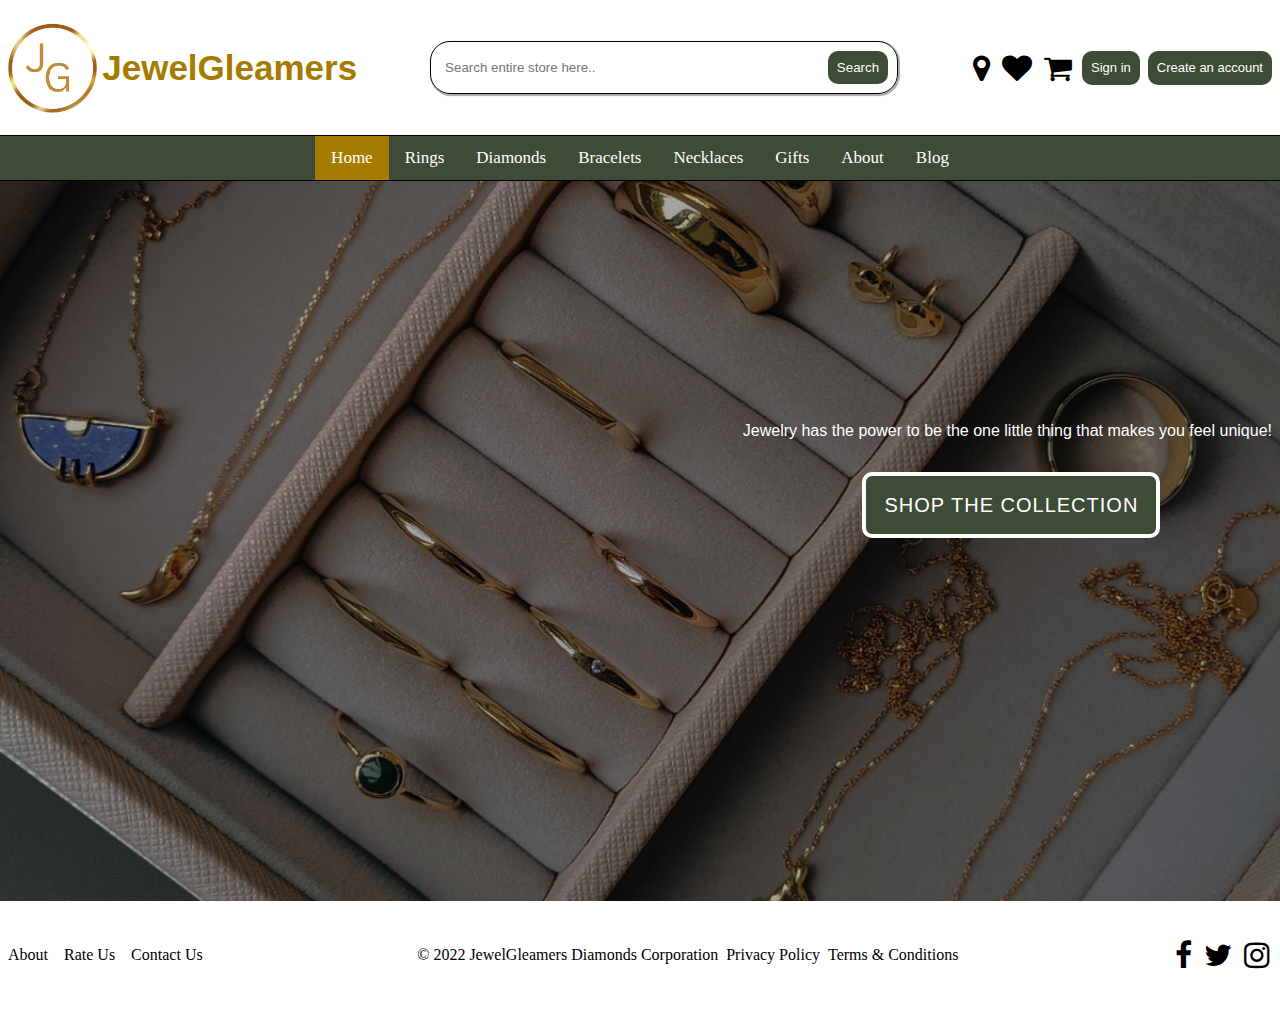
<file: index.html>
<!DOCTYPE html>
<html lang="fr">

<head>
    <title>JewelGleamers</title>
    <meta charset="utf-8">
    <meta name="description" content="The homepage for JewelGleamers">
    <!--Social Media Icons -->
    <link rel="stylesheet" href="https://cdnjs.cloudflare.com/ajax/libs/font-awesome/4.7.0/css/font-awesome.min.css">
    <!--Linking the styling sheets-->
    <script src = "https://code.jquery.com/jquery-3.6.0.min.js"></script>
    <script src = "js/script.js"></script>
    <link rel="stylesheet" href="css/global.css">
    <link rel="stylesheet" href="css/home.css">
</head>

<!-- All the images used in the design are taken from Amazon, Ana Luisa websites -->

<body>
    <header class="header">
        <!-- Header of the page -->
        <div class="header-title">
            <!-- Adding the logo to the page -->
            <img class="logo" src="images/logo.png" alt="Logo">
            <h1 class="header-website">JewelGleamers</h1>
        </div>
        <div class="header-search-bar">
            <!-- form input text to search the store -->
            <form action="search-result.html" method="GET">
                <input class="search-bar" type="text" placeholder="Search entire store here.." name = "search-input">
                <button class="submit">Search</button>
            </form>
        </div>
        <div class="header-icons">
            <!-- Header icons representing locations, wishlist, shopping cart and signin/login -->
            <i class="fa fa-map-marker" aria-hidden="true"></i>
            <i class="fa fa-heart" aria-hidden="true"></i>
            <i class="fa fa-shopping-cart" aria-hidden="true"></i>
            <a class="sign-in" href="./alternate.html">Sign in</a>
            <button class="create-account">Create an account</button>
        </div>
    </header>
    <div class="main-content">
        <!-- Main content of the page -->
        <div class="top-navigation">
            <!-- Navigation bar to search the various types of jewelry -->
            <a class="active" href="./index.html">Home</a>
            <a href="./category.html">Rings</a>
            <a href="#diamonds">Diamonds</a>
            <a href="#bracelets">Bracelets</a>
            <a href="#necklaces">Necklaces</a>
            <a href="#gifts">Gifts</a>
            <a href="#about">About</a>
            <a href="./blog.html">Blog</a>
        </div>
        <div class="hero-text-button">
            <div class="hero-text">
                <p class="title-text">Jewelry has the power to be the one little thing that makes you feel unique!</p>
                <div class="hero-buttons">
                    <!-- Shop the collection that defaults to the Rings category page -->
                    <a class="hero-button" href="./category.html">Shop the Collection</a>
                </div>
            </div>
        </div>
    </div>
    <footer class="footer">
        <!-- Footer of the page -->
        <div class="footer-nav">
            <!-- About us, Rate us and Contact us -->
            <a href="index.html">About</a>
            <a href="index.html">Rate Us</a>
            <a href=" index.html">Contact Us</a>
        </div>
        <div class="copyrights">
            <!-- Copyrights, privacy and terms, conditions -->
            <a>© 2022 JewelGleamers Diamonds Corporation</a>
            <a href="index.html"> Privacy Policy </a>
            <a href="index.html">Terms & Conditions</a>
        </div>
        <div class="footer-icons">
            <!-- Footer social media icons -->
            <a href="https://www.facebook.com/" class="fa fa-facebook"></a>
            <a href="https://www.twitter.com/" class="fa fa-twitter"></a>
            <a href="https://www.instagram.com/" class="fa fa-instagram"></a>
        </div>
    </footer>
</body>

</html>
</file>
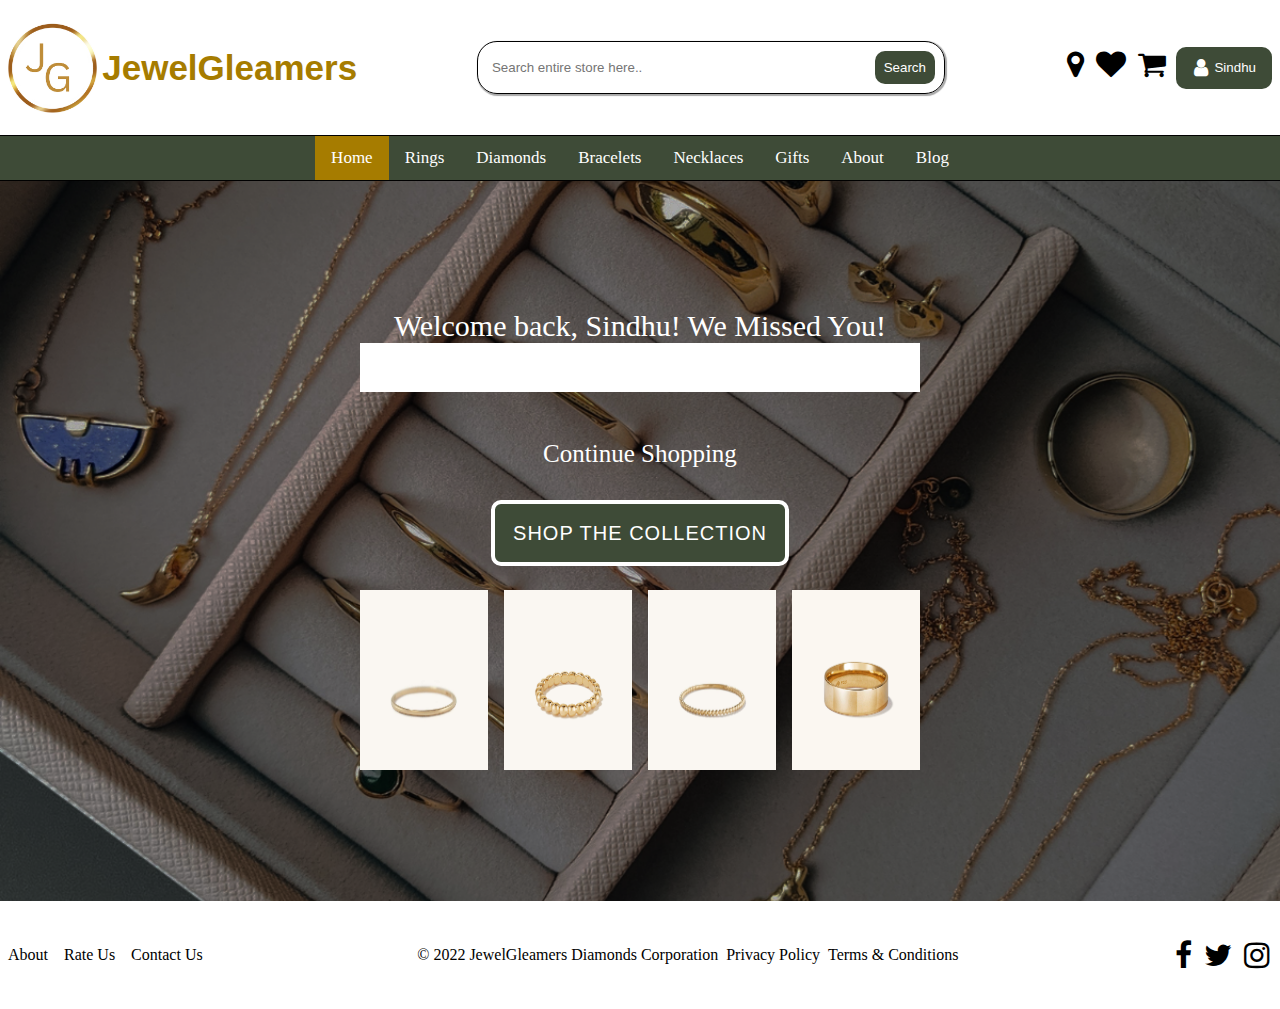
<file: alternate.html>
<!DOCTYPE html>
<html lang="fr">

<head>
    <title>JewelGleamers</title>
    <meta charset="utf-8">
    <meta name="description" content="The homepage for JewelGleamers">
    <!--Social Media Icons -->
    <link rel="stylesheet" href="https://cdnjs.cloudflare.com/ajax/libs/font-awesome/4.7.0/css/font-awesome.min.css">
    <!--Linking the styling sheets-->
    <link rel="stylesheet" href="css/global.css">
    <link rel="stylesheet" href="css/index.css">
    <link rel="stylesheet" href="css/alternate.css">
</head>

<!-- All the images used in the design are taken from Amazon, Ana Luisa websites -->

<body>
    <header class="header">
        <!-- Header of the page -->
        <div class="header-title">
            <!-- Adding the logo to the page -->
            <img class="logo" src="images/logo.png" alt="Logo">
            <h1 class="header-website">JewelGleamers</h1>
        </div>
        <div class="header-search-bar">
            <!-- form input text to search the store -->
            <form action="search-result.html" method="GET">
                <input class="search-bar" type="text" placeholder="Search entire store here.." name="search-input">
                <button class="submit">Search</button>
            </form>
        </div>
        <div class="header-icons">
            <!-- Header icons representing locations, wishlist, shopping cart and signin/login -->
            <i class="fa fa-map-marker" aria-hidden="true"></i>
            <i class="fa fa-heart" aria-hidden="true"></i>
            <i class="fa fa-shopping-cart" aria-hidden="true"></i>
            <button class="signed-in"><i class="fa fa-user" aria-hidden="true"></i>Sindhu</button>
        </div>
    </header>
    <div class="main-content">
        <!-- Main content of the page -->
        <div class="top-navigation">
            <!-- Navigation bar to search the various types of jewelry -->
            <a class="active" href="./alternate.html">Home</a>
            <a href="./category.html">Rings</a>
            <a href="#diamonds">Diamonds</a>
            <a href="#bracelets">Bracelets</a>
            <a href="#necklaces">Necklaces</a>
            <a href="#gifts">Gifts</a>
            <a href="#about">About</a>
            <a href="./blog.html">Blog</a>
        </div>
        <div class="hero-text-button">
            <div class="hero-text">
                <div class="login-text">
                    <div class="purchase-container">
                        <!-- Welcome back user when logged in -->
                        <div>
                            <a class="welcome-back">Welcome back, Sindhu! We Missed You!</a>
                        </div>
                        <!-- Shows recent purchase history if user had some purchases earlier -->
                        <div>
                            <a class="purchase">Your Recent Purchase History > </a>
                        </div>
                    </div>
                </div>
                <div class="continue-website">
                    <!-- Continue Shopping -->
                    <div class="continue">Continue Shopping</div>
                    <div class="hero-buttons">
                        <!-- Shop the collection that defaults to the Rings category page -->
                        <a class="hero-button" href="./category.html">Shop the Collection</a>
                    </div>
                    <div class="continue-images">
                        <!-- Continue shopping images showing some collection from previous history -->
                        <a href="./item.html"><img class="ring-image" src="./images/ring1.jpeg" alt="Ring 1"></a>
                        <a href="./item.html"><img class="ring-image" src="./images/ring2.jpeg" alt="Ring 1"></a>
                        <a href="./item.html"><img class="ring-image" src="./images/ring3.jpeg" alt="Ring 1"></a>
                        <a href="./item.html"><img class="ring-image" src="./images/ring4.jpeg" alt="Ring 1"></a>
                    </div>
                </div>
            </div>
        </div>
    </div>
    <footer class="footer">
        <!-- Footer of the page -->
        <div class="footer-nav">
            <!-- About us, Rate us and Contact us -->
            <a href="index.html">About</a>
            <a href="index.html">Rate Us</a>
            <a href=" index.html">Contact Us</a>
        </div>
        <div class="copyrights">
            <!-- Copyrights, privacy and terms, conditions -->
            <a>© 2022 JewelGleamers Diamonds Corporation</a>
            <a href="index.html"> Privacy Policy </a>
            <a href="index.html">Terms & Conditions</a>
        </div>
        <div class="footer-icons">
            <!-- Footer social media icons -->
            <a href="https://www.facebook.com/" class="fa fa-facebook"></a>
            <a href="https://www.twitter.com/" class="fa fa-twitter"></a>
            <a href="https://www.instagram.com/" class="fa fa-instagram"></a>
        </div>
    </footer>
</body>

</html>
</file>
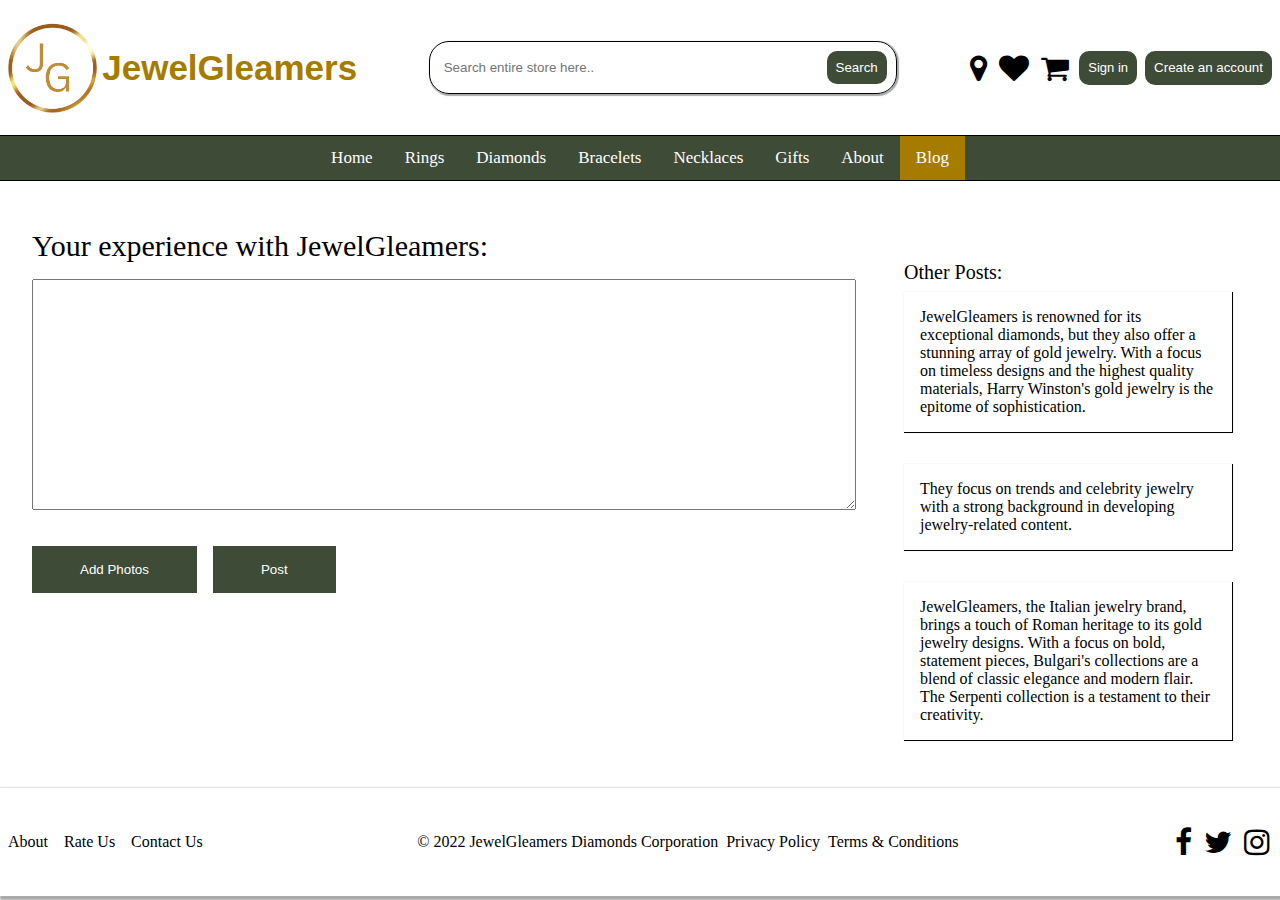
<file: blog.html>
<!DOCTYPE html>
<html lang="fr">

<head>
    <title>JewelGleamers</title>
    <meta charset="utf-8">
    <meta name="description" content="The homepage for JewelGleamers">
    <!--Social Media Icons -->
    <link rel="stylesheet" href="https://cdnjs.cloudflare.com/ajax/libs/font-awesome/4.7.0/css/font-awesome.min.css">
    <!--Linking the styling sheets-->
    <link rel="stylesheet" href="css/global.css">
    <link rel="stylesheet" href="css/home.css">
    <link rel="stylesheet" href="css/blog.css">
</head>

<!-- All the images used in the design are taken from Amazon, Ana Luisa websites -->

<body>
    <header class="header">
        <!-- Header of the page -->
        <div class="header-title">
            <!-- Adding the logo to the page -->
            <img class="logo" src="images/logo.png" alt="Logo">
            <h1 class="header-website">JewelGleamers</h1>
        </div>
        <div class="header-search-bar">
            <!-- form input text to search the store -->
            <form>
                <input class="search-bar" type="text" placeholder="Search entire store here..">
                <button class="submit">Search</button>
            </form>
        </div>
        <div class="header-icons">
            <!-- Header icons representing locations, wishlist, shopping cart and signin/login -->
            <i class="fa fa-map-marker" aria-hidden="true"></i>
            <i class="fa fa-heart" aria-hidden="true"></i>
            <i class="fa fa-shopping-cart" aria-hidden="true"></i>
            <a class="sign-in" href="./alternate.html">Sign in</a>
            <button>Create an account</button>
        </div>
    </header>
    <div class="main-content">
        <!-- Navigation bar to search the various types of jewelry -->
        <div class="top-navigation">
            <a href="./home.html">Home</a>
            <a href="./category.html">Rings</a>
            <a href="#diamonds">Diamonds</a>
            <a href="#bracelets">Bracelets</a>
            <a href="#necklaces">Necklaces</a>
            <a href="#gifts">Gifts</a>
            <a href="#about">About</a>
            <a class="active" href="./blog.html">Blog</a>
        </div>
        <div class="blog-post">
            <!-- Experience with the website so far -->
            <div class="blog-post-review">
                <div class="review-post">
                    <div class="review-website-name"><label for="websitereview">Your experience with
                            JewelGleamers:</label>
                    </div>
                    <!-- Review Text area -->
                    <div><textarea id="websitereview" name="websitereview" rows="15" cols="100">
                        </textarea></div>
                </div>
                <div class="add-submit">
                    <!-- Add photos and submit buttons -->
                    <button class="add-bag">Add Photos</button>
                    <button class="add-bag">Post</button>
                </div>
            </div>
            <div class="other-posts">
                <!-- Other post details -->
                <div class="other-post-text">Other Posts:</div>
                <div class="post-details">
                    <a class="post">JewelGleamers is renowned for its exceptional diamonds, but they also offer a
                        stunning array of gold jewelry. With a focus on timeless designs and the highest quality
                        materials, Harry Winston's gold jewelry is the epitome of sophistication.</a>
                    <a class="post">They focus on trends and celebrity jewelry with a strong background in developing
                        jewelry-related content.</a>
                    <a class="post">JewelGleamers, the Italian jewelry brand, brings a touch of Roman heritage to its
                        gold
                        jewelry designs. With a focus on bold, statement pieces, Bulgari's collections are a blend of
                        classic elegance and modern flair. The Serpenti collection is a testament to their
                        creativity.</a>
                </div>
            </div>
        </div>
    </div>
    <footer class="footer">
        <!-- Footer of the page -->
        <div class="footer-nav">
            <!-- About us, Rate us and Contact us -->
            <a href="home.html">About</a>
            <a href="home.html">Rate Us</a>
            <a href=" home.html">Contact Us</a>
        </div>
        <div class="copyrights">
            <!-- Copyrights, privacy and terms, conditions -->
            <a>© 2022 JewelGleamers Diamonds Corporation</a>
            <a href="home.html"> Privacy Policy </a>
            <a href="home.html">Terms & Conditions</a>
        </div>
        <div class="footer-icons">
            <!-- Footer social media icons -->
            <a href="https://www.facebook.com/" class="fa fa-facebook"></a>
            <a href="https://www.twitter.com/" class="fa fa-twitter"></a>
            <a href="https://www.instagram.com/" class="fa fa-instagram"></a>
        </div>
    </footer>
</body>

</html>
</file>
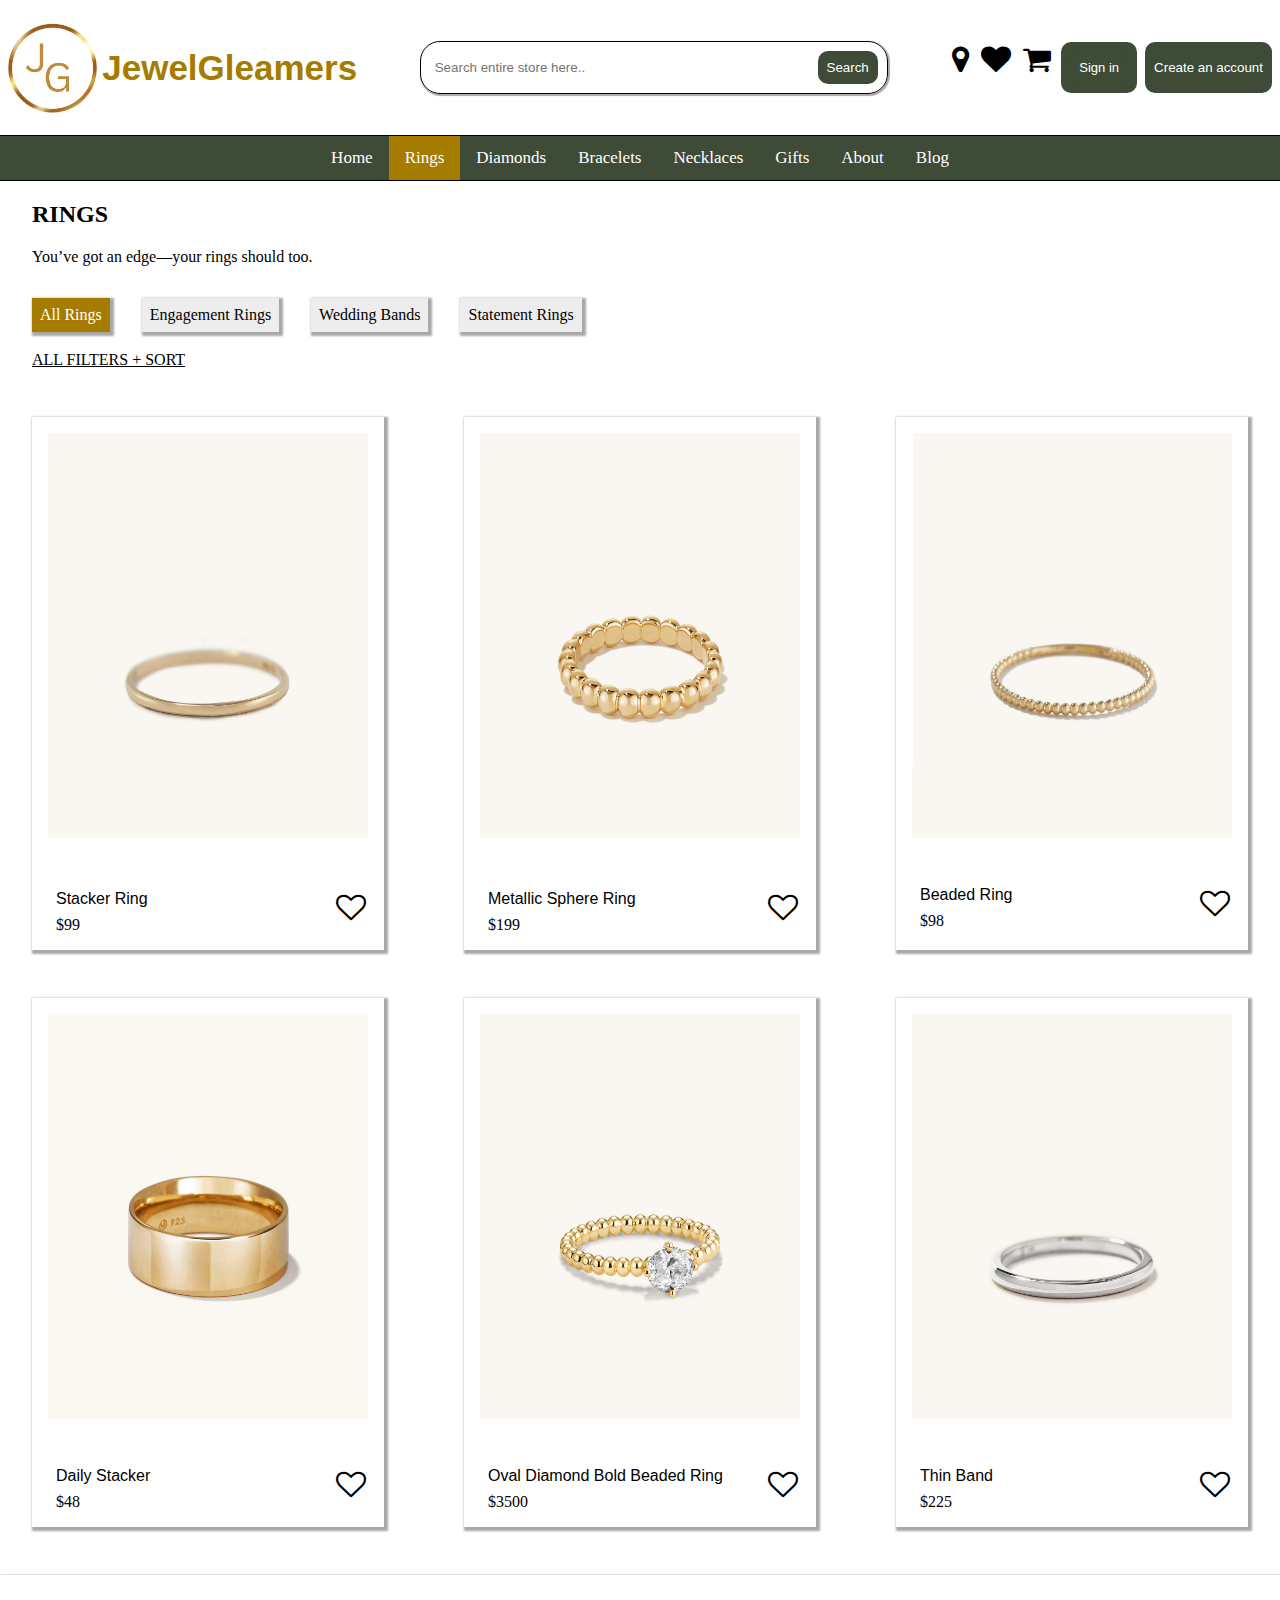
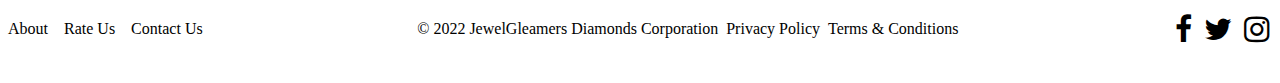
<file: category.html>
<!DOCTYPE html>
<html>

<head>
    <title>JewelGleamers</title>
    <meta charset="utf-8" />
    <meta name="description" content="The homepage for JewelGleamers" />
    <!--Social Media Icons -->
    <link rel="stylesheet" href="https://cdnjs.cloudflare.com/ajax/libs/font-awesome/4.7.0/css/font-awesome.min.css">
    <!--Linking the styling sheets-->
    <link rel="stylesheet" href="css/global.css" />
    <link rel="stylesheet" href="css/home.css" />
    <link rel="stylesheet" href="css/category.css" />
</head>

<!-- All the images used in the design are taken from Amazon, Ana Luisa websites -->

<body>
    <header class="header">
        <!-- Header of the page -->
        <section class="header-title">
            <!-- Adding the logo to the page -->
            <img class="logo" src="images/logo.png" alt="Logo" />
            <h1 class="header-website">JewelGleamers</h1>
        </section>
        <section class="header-search-bar">
            <!-- form input text to search the store -->
            <form>
                <input class="search-bar" type="text" placeholder="Search entire store here.." />
                <button class="submit">Search</button>
            </form>
        </section>
        <section class="header-icons">
            <!-- Header icons representing locations, wishlist, shopping cart and signin/login -->
            <i class="fa fa-map-marker" aria-hidden="true"></i>
            <i class="fa fa-heart" aria-hidden="true"></i>
            <i class="fa fa-shopping-cart" aria-hidden="true"></i>
            <button><a class="sign-in" href="./alternate.html">Sign in</a></button>
            <button>Create an account</button>
        </section>
    </header>
    <section class="main-content">
        <!-- Main content of the page -->
        <div class="top-navigation">
            <!-- Navigation bar to search the various types of jewelry -->
            <a href="./home.html">Home</a>
            <a class="active" href="./category.html">Rings</a>
            <a href="#diamonds">Diamonds</a>
            <a href="#bracelets">Bracelets</a>
            <a href="#necklaces">Necklaces</a>
            <a href="#gifts">Gifts</a>
            <a href="#about">About</a>
            <a href="./blog.html">Blog</a>
        </div>
        <div class="navigation-bar">
            <!-- Category selected -->
            <div class="head-title">
                <h2>RINGS</h2>
            </div>
            <div class="paragraph">You’ve got an edge—your rings should too.</div>
        </div>
        <div class="rings-category">
            <!-- Different types of the product -->
            <a class="active" href="#home">All Rings</a>
            <a href="#home">Engagement Rings</a>
            <a href="#home">Wedding Bands</a>
            <a href="#home">Statement Rings</a>
        </div>
        <div class=" filter">
            <!-- Filter and sort the page based on given criteria -->
            <a href="#home">ALL FILTERS + SORT</a>
        </div>
        <section class="grid-images">
            <!-- Various images of the product, name and price of the product -->
            <div class="image-containers">
                <a href="./item.html"><img class="ring-image" src="./images/ring1.jpeg" alt="Ring 1"></img></a>
                <div class="wishlist-text">
                    <div class="text">
                        <div class="ring-type">Stacker Ring</div>
                        <div>$99</div>
                    </div>
                    <i class="fa fa-heart-o wishlist" aria-hidden="true"></i>
                </div>
            </div>
            <div class="image-containers">
                <div>
                    <img class="ring-image" src="./images/ring2.jpeg" alt="Ring 2">
                </div>
                <div class="wishlist-text">
                    <div class="text">
                        <div class="ring-type">Metallic Sphere Ring</div>
                        <div>$199</div>
                    </div>
                    <i class="fa fa-heart-o wishlist" aria-hidden="true"></i>
                </div>
            </div>
            <div class="image-containers">
                <img class="ring-image" src="./images/ring3.jpeg" alt="Ring 3">
                <div class="wishlist-text">
                    <div class="text">
                        <div class="ring-type">Beaded Ring</div>
                        <div>$98</div>
                    </div>
                    <i class="fa fa-heart-o wishlist" aria-hidden="true"></i>
                </div>
            </div>
            <div class="image-containers">
                <img class="ring-image" src="./images/ring4.jpeg" alt="Ring 4">
                <div class="wishlist-text">
                    <div class="text">
                        <div class="ring-type">Daily Stacker</div>
                        <div>$48</div>
                    </div>
                    <i class="fa fa-heart-o wishlist" aria-hidden="true"></i>
                </div>
            </div>
            <div class="image-containers">
                <img class="ring-image" src="./images/ring5.jpeg" alt="Ring 5">
                <div class="wishlist-text">
                    <div class="text">
                        <div class="ring-type">Oval Diamond Bold Beaded Ring</div>
                        <div>$3500</div>
                    </div>
                    <i class="fa fa-heart-o wishlist" aria-hidden="true"></i>
                </div>
            </div>
            <div class="image-containers">
                <img class="ring-image" src="./images/ring6.jpeg" alt="Ring 6">
                <div class="wishlist-text">
                    <div class="text">
                        <div class="ring-type">Thin Band</div>
                        <div>$225</div>
                    </div>
                    <i class="fa fa-heart-o wishlist" aria-hidden="true"></i>
                </div>
            </div>
        </section>
    </section>
    <footer class="footer">
        <!-- Footer of the page -->
        <section class="footer-nav">
            <!-- About us, Rate us and Contact us -->
            <a href="home.html">About</a>
            <a href="home.html">Rate Us</a>
            <a href=" home.html">Contact Us</a>
        </section>
        <section class="copyrights">
            <!-- Copyrights, privacy and terms, conditions -->
            <a>© 2022 JewelGleamers Diamonds Corporation</a>
            <a href="home.html"> Privacy Policy </a>
            <a href="home.html">Terms & Conditions</a>
        </section>
        <section class="footer-icons">
            <!-- Footer social media icons -->
            <a href="https://www.facebook.com/" class="fa fa-facebook"></a>
            <a href="https://www.twitter.com/" class="fa fa-twitter"></a>
            <a href="https://www.instagram.com/" class="fa fa-instagram"></a>
        </section>
    </footer>
</body>

</html>
</file>
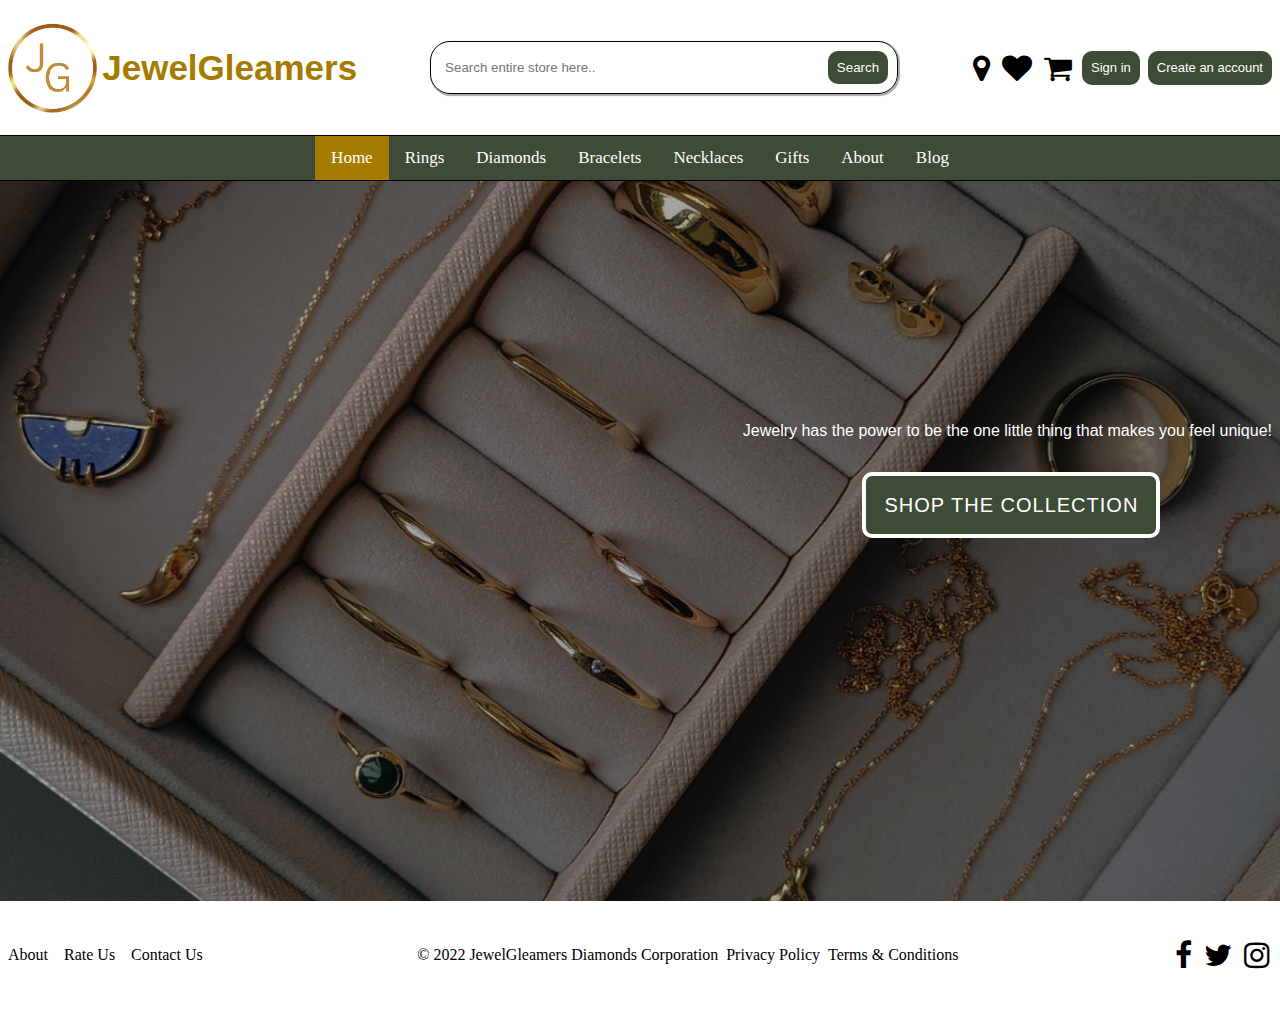
<file: home.html>
<!DOCTYPE html>
<html lang="fr">

<head>
    <title>JewelGleamers</title>
    <meta charset="utf-8">
    <meta name="description" content="The homepage for JewelGleamers">
    <!--Social Media Icons -->
    <link rel="stylesheet" href="https://cdnjs.cloudflare.com/ajax/libs/font-awesome/4.7.0/css/font-awesome.min.css">
    <!--Linking the styling sheets-->
    <script src = "https://code.jquery.com/jquery-3.6.0.min.js"></script>
    <script src = "js/script.js"></script>
    <link rel="stylesheet" href="css/global.css">
    <link rel="stylesheet" href="css/home.css">
</head>

<!-- All the images used in the design are taken from Amazon, Ana Luisa websites -->

<body>
    <header class="header">
        <!-- Header of the page -->
        <div class="header-title">
            <!-- Adding the logo to the page -->
            <img class="logo" src="images/logo.png" alt="Logo">
            <h1 class="header-website">JewelGleamers</h1>
        </div>
        <div class="header-search-bar">
            <!-- form input text to search the store -->
            <form action="search-result.html" method="GET">
                <input class="search-bar" type="text" placeholder="Search entire store here.." name = "search-input">
                <button class="submit">Search</button>
            </form>
        </div>
        <div class="header-icons">
            <!-- Header icons representing locations, wishlist, shopping cart and signin/login -->
            <i class="fa fa-map-marker" aria-hidden="true"></i>
            <i class="fa fa-heart" aria-hidden="true"></i>
            <i class="fa fa-shopping-cart" aria-hidden="true"></i>
            <a class="sign-in" href="./alternate.html">Sign in</a>
            <button class="create-account">Create an account</button>
        </div>
    </header>
    <div class="main-content">
        <!-- Main content of the page -->
        <div class="top-navigation">
            <!-- Navigation bar to search the various types of jewelry -->
            <a class="active" href="./home.html">Home</a>
            <a href="./category.html">Rings</a>
            <a href="#diamonds">Diamonds</a>
            <a href="#bracelets">Bracelets</a>
            <a href="#necklaces">Necklaces</a>
            <a href="#gifts">Gifts</a>
            <a href="#about">About</a>
            <a href="./blog.html">Blog</a>
        </div>
        <div class="hero-text-button">
            <div class="hero-text">
                <p class="title-text">Jewelry has the power to be the one little thing that makes you feel unique!</p>
                <div class="hero-buttons">
                    <!-- Shop the collection that defaults to the Rings category page -->
                    <a class="hero-button" href="./category.html">Shop the Collection</a>
                </div>
            </div>
        </div>
    </div>
    <footer class="footer">
        <!-- Footer of the page -->
        <div class="footer-nav">
            <!-- About us, Rate us and Contact us -->
            <a href="home.html">About</a>
            <a href="home.html">Rate Us</a>
            <a href=" home.html">Contact Us</a>
        </div>
        <div class="copyrights">
            <!-- Copyrights, privacy and terms, conditions -->
            <a>© 2022 JewelGleamers Diamonds Corporation</a>
            <a href="home.html"> Privacy Policy </a>
            <a href="home.html">Terms & Conditions</a>
        </div>
        <div class="footer-icons">
            <!-- Footer social media icons -->
            <a href="https://www.facebook.com/" class="fa fa-facebook"></a>
            <a href="https://www.twitter.com/" class="fa fa-twitter"></a>
            <a href="https://www.instagram.com/" class="fa fa-instagram"></a>
        </div>
    </footer>
</body>

</html>
</file>
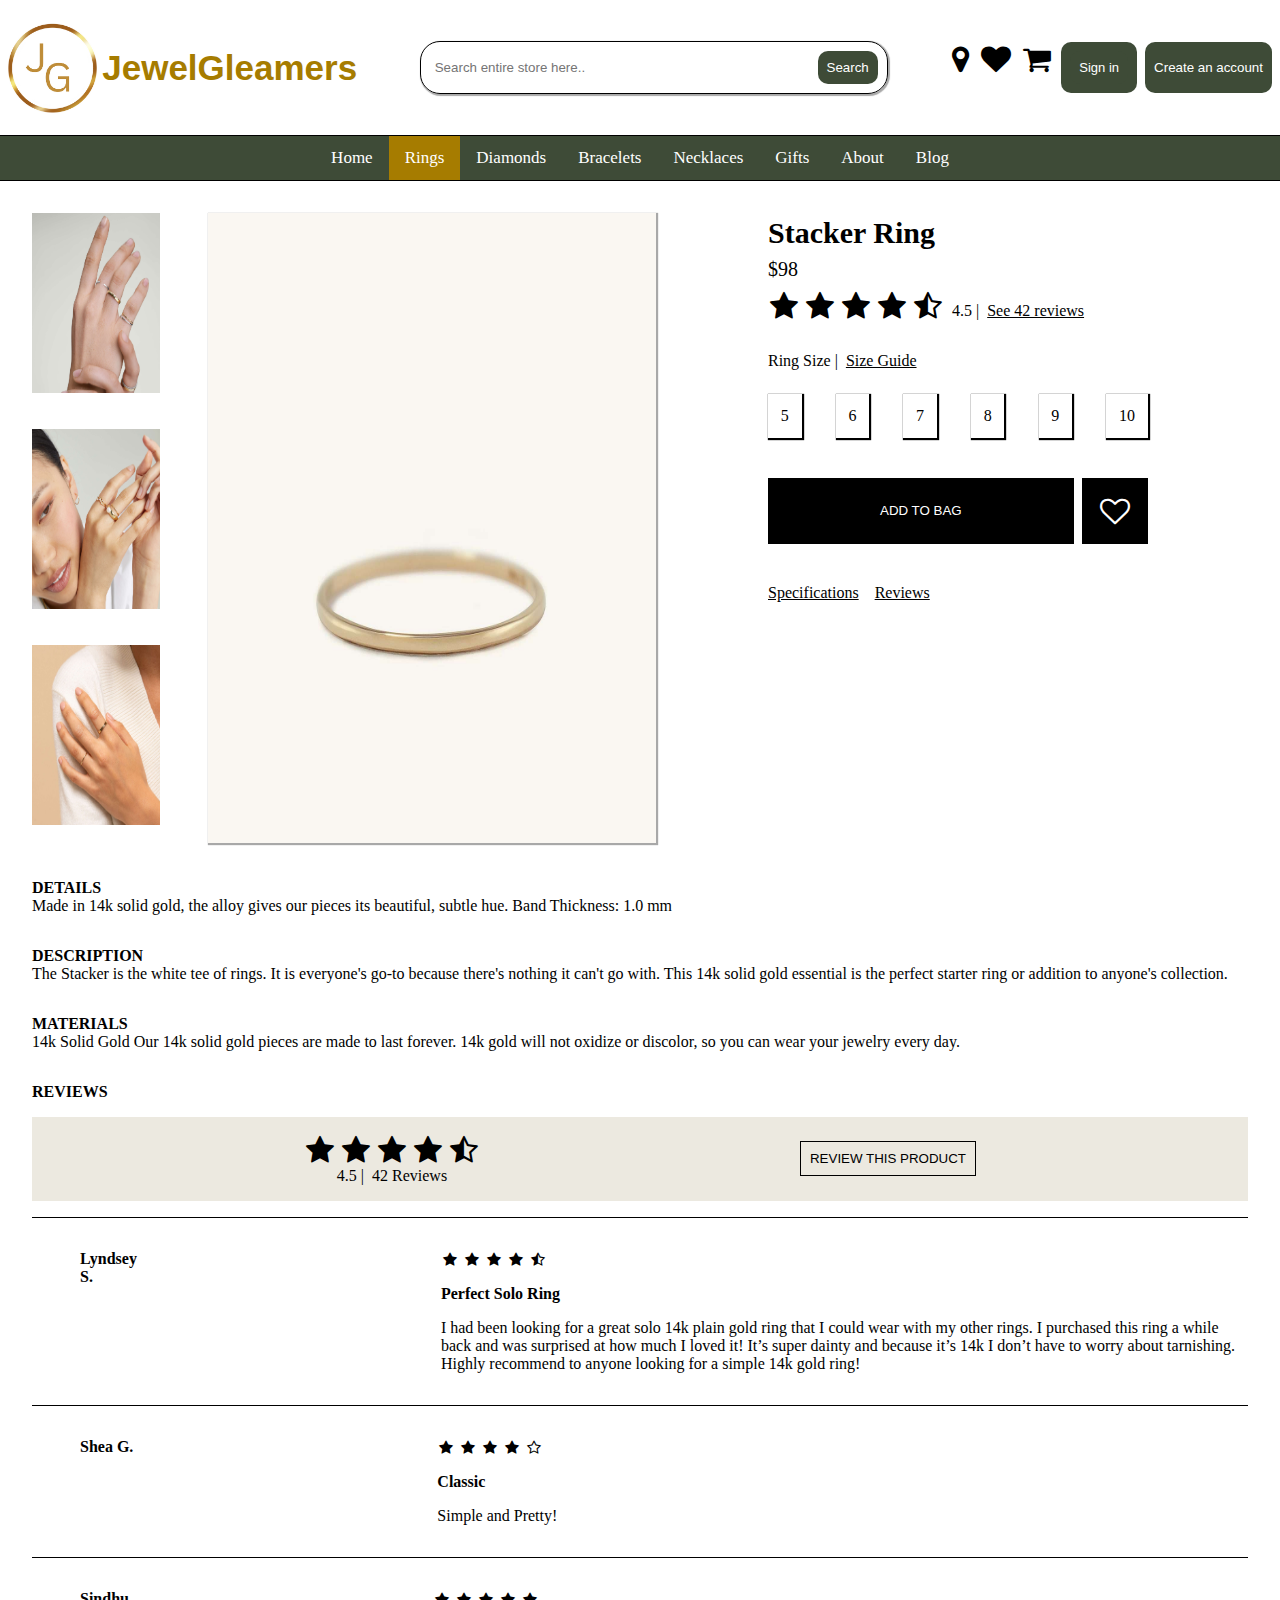
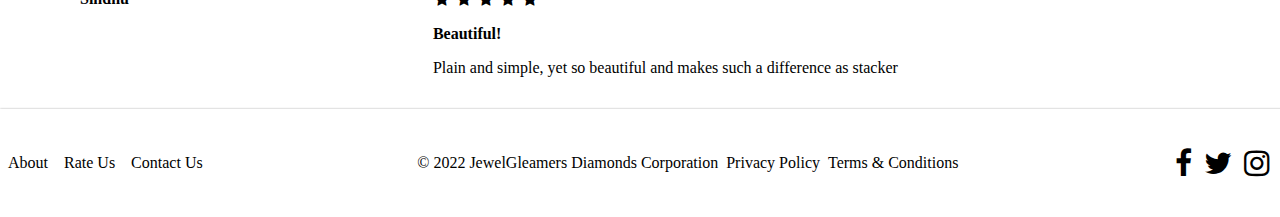
<file: item.html>
<!DOCTYPE html>
<html>

<head>
    <title>JewelGleamers</title>
    <meta charset="utf-8" />
    <meta name="description" content="The homepage for JewelGleamers" />
    <!--Social Media Icons -->
    <link rel="stylesheet" href="https://cdnjs.cloudflare.com/ajax/libs/font-awesome/4.7.0/css/font-awesome.min.css">
    <link rel="stylesheet" href="css/global.css" />
    <link rel="stylesheet" href="css/home.css" />
    <link rel="stylesheet" href="css/category.css" />
    <link rel="stylesheet" href="css/item.css" />
</head>

<body>
    <header class="header">
        <section class="header-title">
            <img class="logo" src="images/logo.png" alt="Logo" />
            <h1 class="header-website">JewelGleamers</h1>
        </section>
        <section class="header-search-bar">
            <form>
                <input class="search-bar" type="text" placeholder="Search entire store here.." />
                <button class="submit">Search</button>
            </form>
        </section>
        <section class="header-icons">
            <i class="fa fa-map-marker" aria-hidden="true"></i>
            <i class="fa fa-heart" aria-hidden="true"></i>
            <i class="fa fa-shopping-cart" aria-hidden="true"></i>
            <button><a class="sign-in" href="./alternate.html">Sign in</a></button>
            <button>Create an account</button>
        </section>
    </header>
    <section class="main-content">
        <div class="top-navigation">
            <a href="./home.html">Home</a>
            <a class="active" href="./category.html">Rings</a>
            <a href="#diamonds">Diamonds</a>
            <a href="#bracelets">Bracelets</a>
            <a href="#necklaces">Necklaces</a>
            <a href="#gifts">Gifts</a>
            <a href="#about">About</a>
            <a href="./blog.html">Blog</a>
        </div>
        <section class="ring-preview">
            <div class="image-preview">
                <div class="box-preview"><img src="./images/ring1_handimage.jpeg" alt="Ring 4"></div>
                <div class="box-preview"><img src="./images/ring1_image.jpeg" alt="Ring 4"></div>
                <div class="box-preview"><img src="./images/ring1_image1.jpeg" alt="Ring 4"></div>
            </div>
            <div class="main-image-preview">
                <div class="box-preview"><img src="./images/ring1.jpeg" alt="Ring 4"></div>
            </div>
            <section class="ring-text">
                <div class="ring-name">Stacker Ring</div>
                <div class="ring-price">$98</div>
                <div class="rating-review">
                    <div>
                        <i class="fa fa-star" aria-hidden="true"></i>
                        <i class="fa fa-star" aria-hidden="true"></i>
                        <i class="fa fa-star" aria-hidden="true"></i>
                        <i class="fa fa-star" aria-hidden="true"></i>
                        <i class="fa fa-star-half-o" aria-hidden="true"></i>
                    </div>
                    <div class="rating">
                        <div>4.5 | </div>
                        <a href="#review-section" class="review">See 42 reviews</a>
                    </div>
                </div>
                <div class="rating-review">
                    <div>Ring Size | </div>
                    <a class="review">Size Guide</a>
                </div>
                <div class="ring-sizes">
                    <a class="ring-size">5</a>
                    <a class="ring-size">6</a>
                    <a class="ring-size">7</a>
                    <a class="ring-size">8</a>
                    <a class="ring-size">9</a>
                    <a class="ring-size">10</a>
                </div>
                <div class="add-to-bag">
                    <button class="add-bag">ADD TO BAG</button>
                    <button class="wishlist"><i class="fa fa-heart-o"></i></button>
                </div>
                <section class="grid-details">
                    <a href="#details" class="review">Specifications</a>
                    <a href="#review-section" class="review">Reviews</a>
                </section>
            </section>
        </section>
    </section>
    <section class="dmd" id="details">
        <div class="reviews">DETAILS</div>
        <div>Made in 14k solid gold, the alloy gives our pieces its beautiful, subtle hue.
            Band Thickness: 1.0 mm</div>
    </section>
    <section class="dmd" id="description">
        <div class="reviews">DESCRIPTION</div>
        <div>The Stacker is the white tee of rings. It is everyone's go-to because there's nothing it can't go with.
            This
            14k solid gold essential is the perfect starter ring or addition to anyone's collection.</div>
    </section>
    <section class="dmd" id="materials">
        <div class="reviews">MATERIALS</div>
        <div>
            14k Solid Gold
            Our 14k solid gold pieces are made to last forever. 14k gold will not oxidize or discolor, so you can wear
            your jewelry every day.
        </div>
    </section>
    <section class="review-section" id="review-section">
        <div class="reviews">REVIEWS</div>
        <div class="review-box">
            <div class="review-item">
                <div class="review-ratings">
                    <div>
                        <i class="fa fa-star" aria-hidden="true"></i>
                        <i class="fa fa-star" aria-hidden="true"></i>
                        <i class="fa fa-star" aria-hidden="true"></i>
                        <i class="fa fa-star" aria-hidden="true"></i>
                        <i class="fa fa-star-half-o" aria-hidden="true"></i>
                    </div>
                    <div class="review-rating">
                        <div>4.5 | </div>
                        <div> 42 Reviews</div>
                    </div>
                </div>
            </div>
            <div class="review-item">
                <button class="ask-question">REVIEW THIS PRODUCT</button>
            </div>
        </div>
        <div class="review-questions">
            <section class="review-details">
                <div class="review-discussion">
                    <div class="review-discussion-lister">Lyndsey S.</div>
                    <div>
                        <div class="review-discussion-stars">
                            <i class="fa fa-star rex" aria-hidden="true"></i>
                            <i class="fa fa-star rex" aria-hidden="true"></i>
                            <i class="fa fa-star rex" aria-hidden="true"></i>
                            <i class="fa fa-star rex" aria-hidden="true"></i>
                            <i class="fa fa-star-half-o rex" aria-hidden="true"></i>
                        </div>
                        <div class="review-discussion-title" style="font-weight: bold;margin-top:1rem">Perfect Solo Ring
                        </div>
                        <div class="review-discussion-content" style="margin-top: 1rem;">I had been looking for a great
                            solo 14k plain gold ring that I could wear with my other
                            rings.
                            I purchased this ring a while back and was surprised at how much I loved it! It’s super
                            dainty
                            and because it’s 14k I don’t have to worry about tarnishing. Highly recommend to anyone
                            looking
                            for a simple 14k gold ring!</div>
                    </div>
                </div>
                <div class="review-discussion">
                    <div class="review-discussion-lister">Shea G.</div>
                    <div>
                        <div class="review-discussion-stars">
                            <i class="fa fa-star rex" aria-hidden="true"></i>
                            <i class="fa fa-star rex" aria-hidden="true"></i>
                            <i class="fa fa-star rex" aria-hidden="true"></i>
                            <i class="fa fa-star rex" aria-hidden="true"></i>
                            <i class="fa fa-star-o rex" aria-hidden="true"></i>
                        </div>
                        <div class="review-discussion-title" style="font-weight: bold;margin-top:1rem">Classic
                        </div>
                        <div class="review-discussion-content" style="margin-top: 1rem;">Simple and Pretty!</div>
                    </div>

                </div>
                <div class="review-discussion">
                    <div class="review-discussion-lister" ">Sindhu</div>
                    <div>
                        <div class=" review-discussion-stars">
                        <i class="fa fa-star rex" aria-hidden="true"></i>
                        <i class="fa fa-star rex" aria-hidden="true"></i>
                        <i class="fa fa-star rex" aria-hidden="true"></i>
                        <i class="fa fa-star rex" aria-hidden="true"></i>
                        <i class="fa fa-star rex" aria-hidden="true"></i>
                    </div>
                    <div class="review-discussion-title" style="font-weight: bold;margin-top:1rem">Beautiful!
                    </div>
                    <div class="review-discussion-content" style="margin-top: 1rem;">Plain and simple, yet so
                        beautiful and makes such a difference as stacker</div>
                </div>

        </div>
    </section>
    </div>
    </section>
    <footer class="footer">
        <section class="footer-nav">
            <a href="home.html">About</a>
            <a href="home.html"">Rate Us</a>
            <a href=" home.html">Contact Us</a>
        </section>
        <section class="copyrights">
            <a>© 2022 JewelGleamers Diamonds Corporation</a>
            <a href="home.html"> Privacy Policy </a>
            <a href="home.html">Terms & Conditions</a>
        </section>
        <section class="footer-icons">
            <a href="https://www.facebook.com/" class="fa fa-facebook"></a>
            <a href="https://www.twitter.com/" class="fa fa-twitter"></a>
            <a href="https://www.instagram.com/" class="fa fa-instagram"></a>
        </section>
    </footer>
</body>

</html>
</file>
<file: css/global.css>
:root{
    --header-background-color: white;
    --footer-background-color: white;
    --border-box-color: #A8A8A8;
    --website-title-color: #a67c00;
    --website-border-color: black;
    --button-background-color: #3e4b37;
    --button-hover-color: #dcdcdc;
}
</file>
<file: css/home.css>
body {
    margin: 0px;
    overflow: scroll;
}

a:link,
a:visited {
    text-decoration: none;
    color: black;
}

.header {
    display: flex;
    justify-content: space-between;
    align-items: center;
    background: var(--header-background-color);
    height: 15vh;
    box-shadow: 2px 2px 2px 2px var(--border-box-color);
}

.header-title {
    display: flex;
    gap: 0.3rem;
    margin-left: 0.5rem;
    align-items: center;
}

.header-website {
    color: var(--website-title-color);
    font-size: 35px;
    margin: 0;
    font-family: 'Trebuchet MS', 'Lucida Sans Unicode', 'Lucida Grande', 'Lucida Sans', Arial, sans-serif;
}

.logo {
    height: 10vh;
}

.title-text {
    margin-right: 0.5rem;
    padding-top: 25vh;
    color: var(--header-background-color);
    font-family: sans-serif;
}

.hero-text {
    display: flex;
    flex-direction: column;
}

.hero-buttons {
    display: flex;
    justify-content: center;
    align-items: center;
}

.hero-text-button {
    background-image: url('/images/hero-image.png');
    display: flex;
    justify-content: right;
    width: 100%;
    background-position: center;
    background-repeat: no-repeat;
    background-size: cover;
    position: relative;
    height: 80vh;
}

button.create-account {
    font-family: sans-serif;
    font-size: small;
}

a.sign-in {
    border-radius: 10px;
    display: flex;
    align-items: center;
    background-color: var(--button-background-color);
    color: var(--header-background-color);
    border: 0;
    text-decoration: none;
    padding: 1vh;
    font-family: sans-serif;
    font-size: small;
}

a.hero-button {
    text-align: center;
    font-family: brandon-grotesque, sans-serif;
    font-size: 20px;
    line-height: 22px;
    letter-spacing: 1px;
    text-transform: uppercase;
    border: 4px solid var(--header-background-color);
    padding: 2vh;
    margin-top: 1rem;
    cursor: pointer;
    margin-bottom: 1.5rem;
    border-radius: 10px;
    display: flex;
    align-items: center;
    background-color: var(--button-background-color);
    color: var(--header-background-color);
    text-decoration: none;
}

form {
    border-radius: 20px;
    width: 35vw;
    border: 1px solid var(--website-border-color);
    padding: 1vh;
    display: flex;
    flex-direction: row;
    justify-content: space-between;
    box-shadow: 1px 1px 1px 1px var(--border-box-color);
    text-decoration: none;
}

.header-search-bar {
    display: flex;
}

.search-bar {
    border: none;
    margin: 3px;
    width: 35vw;
    outline: none;
}

.header-icons {
    display: flex;
    justify-content: space-between;
    gap: 0.5rem;
    margin-right: 0.5rem;
}

button {
    border-radius: 10px;
    display: flex;
    align-items: center;
    background-color: var(--button-background-color);
    color: var(--header-background-color);
    border: 0;
    text-decoration: none;
    padding: 1vh;
}

/* Add a black background color to the top navigation */
.top-navigation {
    background-color: var(--button-background-color);
    overflow: hidden;
    display: flex;
    justify-content: center;
    border-top: 0.5px solid var(--website-border-color);
    border-bottom: 1.5px solid var(--website-border-color);
}

/* Style the links inside navigation bar */
.top-navigation a {
    float: left;
    color: var(--header-background-color);
    text-align: center;
    padding: 12px 16px;
    text-decoration: none;
    font-size: 17px;
}

/* Change the color of links on hover */
.top-navigation a:hover {
    background-color: var(--button-hover-color);
    color: var(--website-border-color);
}

i:hover {
    color: var(--website-title-color);
    cursor: pointer;
}

button:hover {
    background-color: var(--website-title-color);
    cursor: pointer;
}

/* Add a color to the active link */
.top-navigation a.active {
    background-color: var(--website-title-color);
    color: var(--header-background-color);
}

.footer {
    display: flex;
    justify-content: space-between;
    align-items: center;
    background: var(--footer-background-color);
    height: 12vh;
    box-shadow: 2px 2px 2px 2px var(--border-box-color);
}

#added-to-wishlist {
    color: red;
}

.footer-nav {
    display: flex;
    gap: 1rem;
    margin-left: 0.5rem;
}

.copyrights {
    display: flex;
    gap: 0.5rem;
}

.footer-icons {
    display: flex;
    gap: 0.5rem;
    margin-right: 0.5rem;
}

.fa {
    padding: 2px;
    font-size: 30px;
    text-align: center;
    text-decoration: none;
}

.fa:hover {
    opacity: 0.7;
}
</file>
<file: css/index.css>
body {
    margin: 0px;
    overflow: scroll;
}

a:link,
a:visited {
    text-decoration: none;
    color: black;
}

.header {
    display: flex;
    justify-content: space-between;
    align-items: center;
    background: var(--header-background-color);
    height: 15vh;
    box-shadow: 2px 2px 2px 2px var(--border-box-color);
}

.header-title {
    display: flex;
    gap: 0.3rem;
    margin-left: 0.5rem;
    align-items: center;
}

.header-website {
    color: var(--website-title-color);
    font-size: 35px;
    margin: 0;
    font-family: 'Trebuchet MS', 'Lucida Sans Unicode', 'Lucida Grande', 'Lucida Sans', Arial, sans-serif;
}

.logo {
    height: 10vh;
}

.title-text {
    margin-right: 0.5rem;
    padding-top: 25vh;
    color: var(--header-background-color);
    font-family: sans-serif;
}

.hero-text {
    display: flex;
    flex-direction: column;
}

.hero-buttons {
    display: flex;
    justify-content: center;
    align-items: center;
}

.hero-text-button {
    background-image: url('/images/hero_image.png');
    display: flex;
    justify-content: right;
    width: 100%;
    background-position: center;
    background-repeat: no-repeat;
    background-size: cover;
    position: relative;
    height: 80vh;
}

button.create-account {
    font-family: sans-serif;
    font-size: small;
}

a.sign-in {
    border-radius: 10px;
    display: flex;
    align-items: center;
    background-color: var(--button-background-color);
    color: var(--header-background-color);
    border: 0;
    text-decoration: none;
    padding: 1vh;
    font-family: sans-serif;
    font-size: small;
}

a.hero-button {
    text-align: center;
    font-family: brandon-grotesque, sans-serif;
    font-size: 20px;
    line-height: 22px;
    letter-spacing: 1px;
    text-transform: uppercase;
    border: 4px solid var(--header-background-color);
    padding: 2vh;
    margin-top: 1rem;
    cursor: pointer;
    margin-bottom: 1.5rem;
    border-radius: 10px;
    display: flex;
    align-items: center;
    background-color: var(--button-background-color);
    color: var(--header-background-color);
    text-decoration: none;
}

form {
    border-radius: 20px;
    width: 35vw;
    border: 1px solid var(--website-border-color);
    padding: 1vh;
    display: flex;
    flex-direction: row;
    justify-content: space-between;
    box-shadow: 1px 1px 1px 1px var(--border-box-color);
    text-decoration: none;
}

.header-search-bar {
    display: flex;
}

.search-bar {
    border: none;
    margin: 3px;
    width: 35vw;
    outline: none;
}

.header-icons {
    display: flex;
    justify-content: space-between;
    gap: 0.5rem;
    margin-right: 0.5rem;
}

button {
    border-radius: 10px;
    display: flex;
    align-items: center;
    background-color: var(--button-background-color);
    color: var(--header-background-color);
    border: 0;
    text-decoration: none;
    padding: 1vh;
}

/* Add a black background color to the top navigation */
.top-navigation {
    background-color: var(--button-background-color);
    overflow: hidden;
    display: flex;
    justify-content: center;
    border-top: 0.5px solid var(--website-border-color);
    border-bottom: 1.5px solid var(--website-border-color);
}

/* Style the links inside navigation bar */
.top-navigation a {
    float: left;
    color: var(--header-background-color);
    text-align: center;
    padding: 12px 16px;
    text-decoration: none;
    font-size: 17px;
}

/* Change the color of links on hover */
.top-navigation a:hover {
    background-color: var(--button-hover-color);
    color: var(--website-border-color);
}

i:hover {
    color: var(--website-title-color);
    cursor: pointer;
}

button:hover {
    background-color: var(--website-title-color);
    cursor: pointer;
}

/* Add a color to the active link */
.top-navigation a.active {
    background-color: var(--website-title-color);
    color: var(--header-background-color);
}

.footer {
    display: flex;
    justify-content: space-between;
    align-items: center;
    background: var(--footer-background-color);
    height: 12vh;
    box-shadow: 2px 2px 2px 2px var(--border-box-color);
}

#added-to-wishlist {
    color: red;
}

.footer-nav {
    display: flex;
    gap: 1rem;
    margin-left: 0.5rem;
}

.copyrights {
    display: flex;
    gap: 0.5rem;
}

.footer-icons {
    display: flex;
    gap: 0.5rem;
    margin-right: 0.5rem;
}

.fa {
    padding: 2px;
    font-size: 30px;
    text-align: center;
    text-decoration: none;
}

.fa:hover {
    opacity: 0.7;
}
</file>
<file: css/alternate.css>
.login-text {
    display: flex;
    flex-direction: column;
    gap: 1rem;
    padding-bottom: 3rem;
    padding-top: 3rem;
    align-items: left;
}

.login-text a {
    color: white;
    display: flex;
    justify-content: center;
}

.purchase {
    border-radius: 0;
    background-color: white;
    padding: 1rem;
    color: black;
    font-size: 15px;
    cursor: pointer;
}

.purchase :hover {
    background-color: #a67c00;
}

a.welcome-back {
    font-size: 30px;
    text-decoration: none;
}

button.signed-in {
    padding-left: 1rem;
    padding-right: 1rem;
}

.signed-in i {
    font-size: 20px;
}

.signed-in {
    gap: 0.3rem;
}

.hero-text-button {
    display: flex;
    justify-content: center;
    align-items: center;
    width: 100%;
    background-position: center;
    background-repeat: no-repeat;
    background-size: cover;
    position: relative;
    height: 80vh;
}

button.hero-button {
    margin-bottom: 1.5rem;
}

.continue {
    color: white;
    padding-bottom: 1rem;
    font-weight: lighter;
    font-size: 25px;
    display: flex;
    justify-content: center;
}

.continue-images img {
    width: 10vw;
    height: 20vh;
}

.continue-website {
    display: flex;
    flex-direction: column;

}

.continue-images {
    display: flex;
    gap: 1rem;
    margin-bottom: 3rem;
}
</file>
<file: css/blog.css>
.blog-post-review {
    display: flex;
    flex-direction: column;
    margin-left: 2rem;
    gap: 2rem;
    justify-content: start;
    padding-top: 3rem;
}

.review-post {
    display: flex;
    flex-direction: column;
    gap: 1rem;
}

.review-website-name {
    font-size: 30px;
}

.add-submit {
    display: flex;
    gap: 1rem;
}

button.add-bag {
    border-radius: 0;
    margin-bottom: 5rem;
    padding: 1rem 3rem 1rem 3rem;
}

.blog-post {
    display: flex;
    flex-direction: row;
}

.other-posts {
    display: flex;
    flex-direction: column;
    margin: 3rem 3rem 3rem 3rem;
    gap: 0.5rem;
}

.other-post-text {
    margin-top: 2rem;
    font-size: 20px;
}

.post-details {
    display: flex;
    flex-direction: column;
    gap: 2rem;
}

.post-details a {
    box-shadow: 0.5px 0.5px 0.5px 0.5px black;
    gap: 2rem;
    padding: 1rem;
    cursor: pointer;
}
</file>
<file: css/category.css>
.navigation-bar {
    display: flex;
    flex-direction: column;
    margin-left: 2rem;
}

.rings-category {
    padding-top: 2rem;
    display: flex;
    justify-content: left;
    gap: 2rem;
    margin-left: 2rem;
}

.rings-category a {
    background-color: rgb(237, 237, 237);
    padding: 0.5rem;
    box-shadow: 2px 2px 2px 2px var(--border-box-color);
}

.rings-category a:hover {
    background-color: var(--button-hover-color);
    color: var(--website-border-color);
}

.filter {
    padding-top: 1.2rem;
    margin-left: 2rem;
    text-decoration: underline;
}

.filter a:hover {
    color: #4b4c4c
}

.grid-images {
    display: grid;
    grid-template-columns: auto auto auto;
    justify-content: space-evenly;
    gap: 3rem;
    margin-top: 3rem;
    margin-bottom: 3rem;
}

.grid-images img {
    height: 45vh;
    width: 25vw;
    cursor: pointer;
}

.image-containers {
    display: flex;
    flex-direction: column;
    gap: 2rem;
    box-shadow: 2px 2px 2px 2px var(--border-box-color);
}

.text {
    display: flex;
    flex-direction: column;
    justify-content: center;
    gap: 0.5rem;
    margin-left: 0.5rem;
    padding-bottom: 1rem;
}

.ring-type {
    font-family: brandon-grotesque, sans-serif;
    font-size: 16px;
}

.rings-category a.active {
    background-color: var(--website-title-color);
    color: var(--header-background-color);
}

.ring-image {
    padding: 1rem;
}

.wishlist-text {
    display: flex;
    flex-direction: row;
    justify-content: space-between;
    margin-left: 1rem;
    margin-right: 1rem;
}
</file>
<file: css/item.css>
.image-preview {
    display: flex;
    flex-direction: column;
    gap: 2rem;
    margin: 1rem;
}

.image-preview img {
    height: 20vh;
    width: 10vw;
    cursor: pointer;
}

.ring-preview {
    display: flex;
    gap: 2rem;
    margin: 1rem;
}

.main-image-preview img {
    margin-top: 1rem;
    margin-bottom: 1rem;
    height: 70vh;
    width: 35vw;
    box-shadow: 1px 1px 1px 1px var(--border-box-color);
    cursor: pointer;
}

.ring-text {
    margin-left: 5rem;
    margin-top: 1.2rem;
    display: flex;
    flex-direction: column;
    gap: 0.5rem;

}

.ring-name {
    font-size: 30px;
    font-weight: bold;
}

.ring-price {
    font-size: 20px;
}

.rating {
    display: flex;
    flex-direction: row;
    gap: 0.5rem;
    padding-top: 0.8rem;
    padding-bottom: 1.5rem;
}

.rating a,
.rating-review a {
    text-decoration: underline;
    cursor: pointer;
}

.rating a:hover,
.rating-review a:hover {
    color: #a67c00;
}

.rating-review {
    display: flex;
    gap: 0.5rem;
}

.review {
    text-decoration: underline;
}

.ring-sizes {
    display: flex;
    padding-top: 1rem;
    justify-content: space-between;
    cursor: pointer;
}

.ring-size {
    box-shadow: 1px 1px 1px 1px black;
    padding: 0.8rem;
}

.ring-sizes a:hover {
    background-color: var(--button-hover-color);
}

.add-to-bag {
    display: flex;
    padding-top: 2rem;
    gap: 0.5rem;
}

button.add-bag {
    background-color: black;
    border-radius: 0;
    padding: 1rem 7rem 1rem 7rem;
}

button.wishlist {
    background-color: black;
    border-radius: 0;
    padding: 1rem;
}

.grid-details {
    padding-top: 2rem;
    display: flex;
    gap: 1rem;
}

.grid-details a {
    text-decoration: underline;
    cursor: pointer;
}

.grid-details a:hover {
    color: #4b4c4c;
}

.reviews {
    font-weight: bold;
}

.review-section {
    display: flex;
    flex-direction: column;
    margin: 0rem 0rem 2rem 2rem;
}

.review-box {
    background-color: #ECE9E0;
    border-radius: 0;
    padding: 1rem;
    margin: 1rem 2rem 0rem 0rem;
    display: flex;
    gap: 20rem;
    justify-content: center;
}


.review-box.button {
    border-radius: 0
}

button.ask-question {
    border-radius: 0;
    background-color: #ECE9E0;
    color: black;
    border: 1.5px solid black;
    margin-top: 0.5rem;
}

.review-ratings {
    display: flex;
    flex-direction: column;
}

.review-rating {
    display: flex;
    gap: 0.5rem;
    justify-content: center
}

.review-questions {
    display: flex;
    margin-top: 1rem;
}

.review-discussion {
    display: flex;
    gap: 19rem;
    border-top: 1px solid black;
    padding-top: 2rem;
    margin-right: 2rem;

}

i.fa.fa-star.rex,
i.fa.fa-star-half-o.rex,
i.fa.fa-star-o.rex {
    font-size: 15px;
}

.review-details {
    display: flex;
    flex-direction: column;
    gap: 2rem;
}

.review-discussion-lister {
    font-weight: bold;
    padding-left: 3rem;
}

.dmd {
    display: flex;
    flex-direction: column;
    margin: 0rem 0rem 2rem 2rem;
}

.review-discussion-title {
    font-weight: bold;
    margin-top: 1rem;
}

.review-discussion-content {
    margin-top: 1rem;
}
</file>
